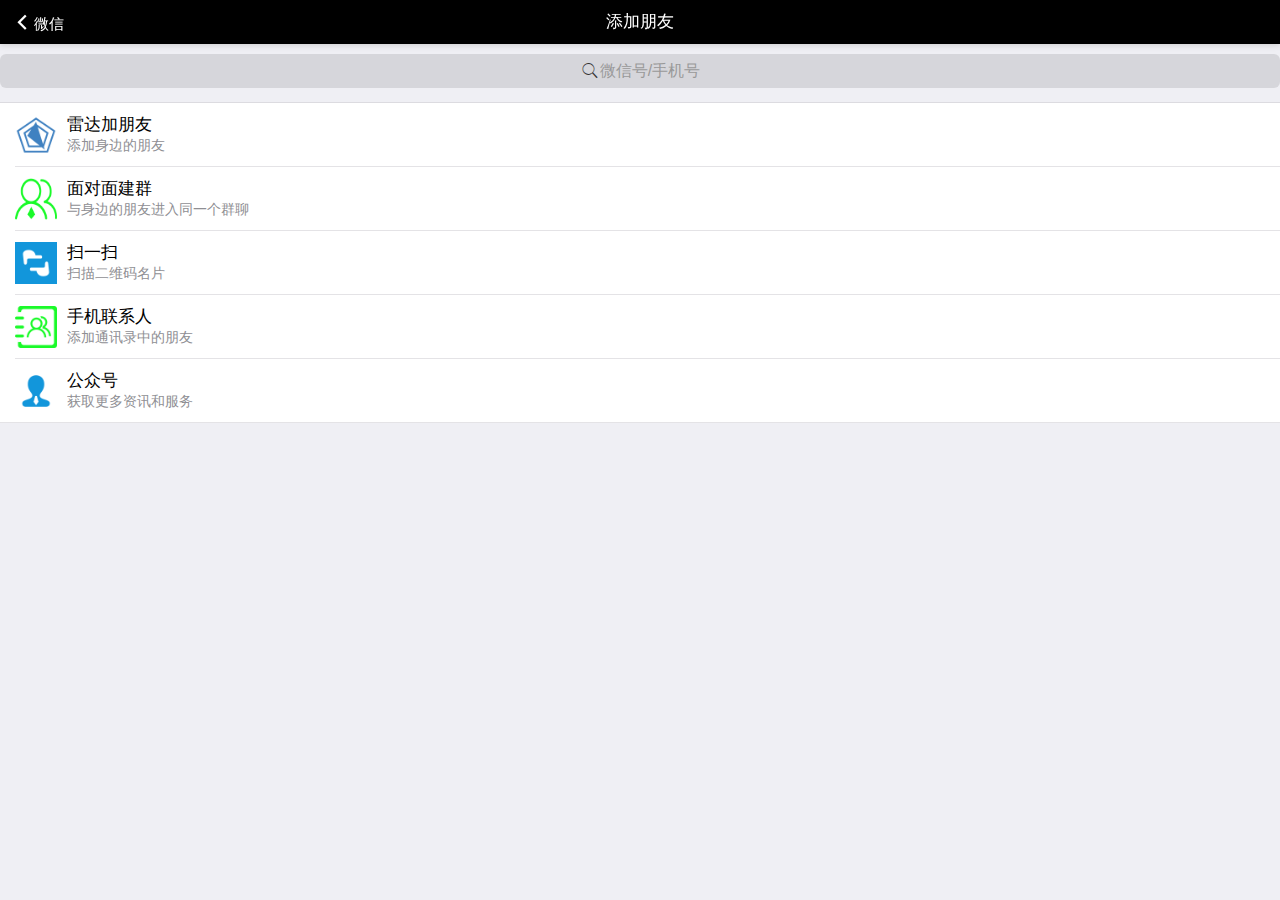
<file: addFriend.html>
<!doctype html>
<html lang="en">
<head>
    <meta charset="UTF-8" />
    <title>Document</title>
    <meta name="viewport" content="width=device-width,initial-scale=1,minimum-scale=1,maximum-scale=1,user-scalable=no" />
    <link rel="stylesheet" type="text/css" href="css/mui.css"/>
    <link href="css/index.css" rel="stylesheet"/>
</head>
<body>
    <header class="mui-bar mui-bar-nav myHeader">
		    <a class="mui-action-back mui-icon mui-icon-left-nav mui-pull-left" style="color: white;"><span style="font-size: 15px;">微信</span></a>
		    <h1 class="mui-title" style="color: white;">添加朋友</h1>
	</header>
	<div class="mui-content">
		<div class="mui-input-row mui-search" style="margin-top: 10px;">
		    <input type="search" class="mui-input-clear" placeholder="微信号/手机号">
		</div>
		<ul class="mui-table-view">
		    <li class="mui-table-view-cell mui-media">
		        <a href="javascript:;">
		            <img class="mui-media-object mui-pull-left" src="img/ld.png">
		            <div class="mui-media-body">
		                雷达加朋友
		                <p class="mui-ellipsis">添加身边的朋友</p>
		            </div>
		        </a>
		    </li>
		    <li class="mui-table-view-cell mui-media">
		        <a href="javascript:;">
		            <img class="mui-media-object mui-pull-left" src="img/mdm.png">
		            <div class="mui-media-body">
		                面对面建群
		                <p class="mui-ellipsis">与身边的朋友进入同一个群聊</p>
		            </div>
		        </a>
		    </li>
		    <li class="mui-table-view-cell mui-media">
		        <a href="javascript:;">
		            <img class="mui-media-object mui-pull-left" src="img/sao.png">
		            <div class="mui-media-body">
		                扫一扫
		                <p class="mui-ellipsis">扫描二维码名片</p>
		            </div>
		        </a>
		    </li>
		    <li class="mui-table-view-cell mui-media" id="contact">
		        <a href="javascript:;">
		            <img class="mui-media-object mui-pull-left" src="img/lxr.png">
		            <div class="mui-media-body">
		                手机联系人
		                <p class="mui-ellipsis">添加通讯录中的朋友</p>
		            </div>
		        </a>
		    </li>
		    <li class="mui-table-view-cell mui-media">
		        <a href="javascript:;">
		            <img class="mui-media-object mui-pull-left" src="img/gzh.png">
		            <div class="mui-media-body">
		                公众号
		                <p class="mui-ellipsis">获取更多资讯和服务</p>
		            </div>
		        </a>
		    </li>
		</ul>
	</div>
	
	
    <script src="js/mui.js" type="text/javascript" charset="utf-8"></script>
    <script src="js/jquery.min.js"></script>
    <script type="text/javascript">
    mui.init();
    $('#contact').on('tap',function(){
	  	      	 mui.openWindow({
	  	      	 	url:'contacts.html',
	  	      	 	id:'contacts.html',
	  	      	 	style:{},
	  	      	 	show:{
	  	      	 		autoShow:true,  
	  	      	 		aniShow:'slide-in-right',
	  	      	 		duration:100 
	  	      	 	}
	  	      	 })
	  	    });
    </script>
</body>
</html>
</file>
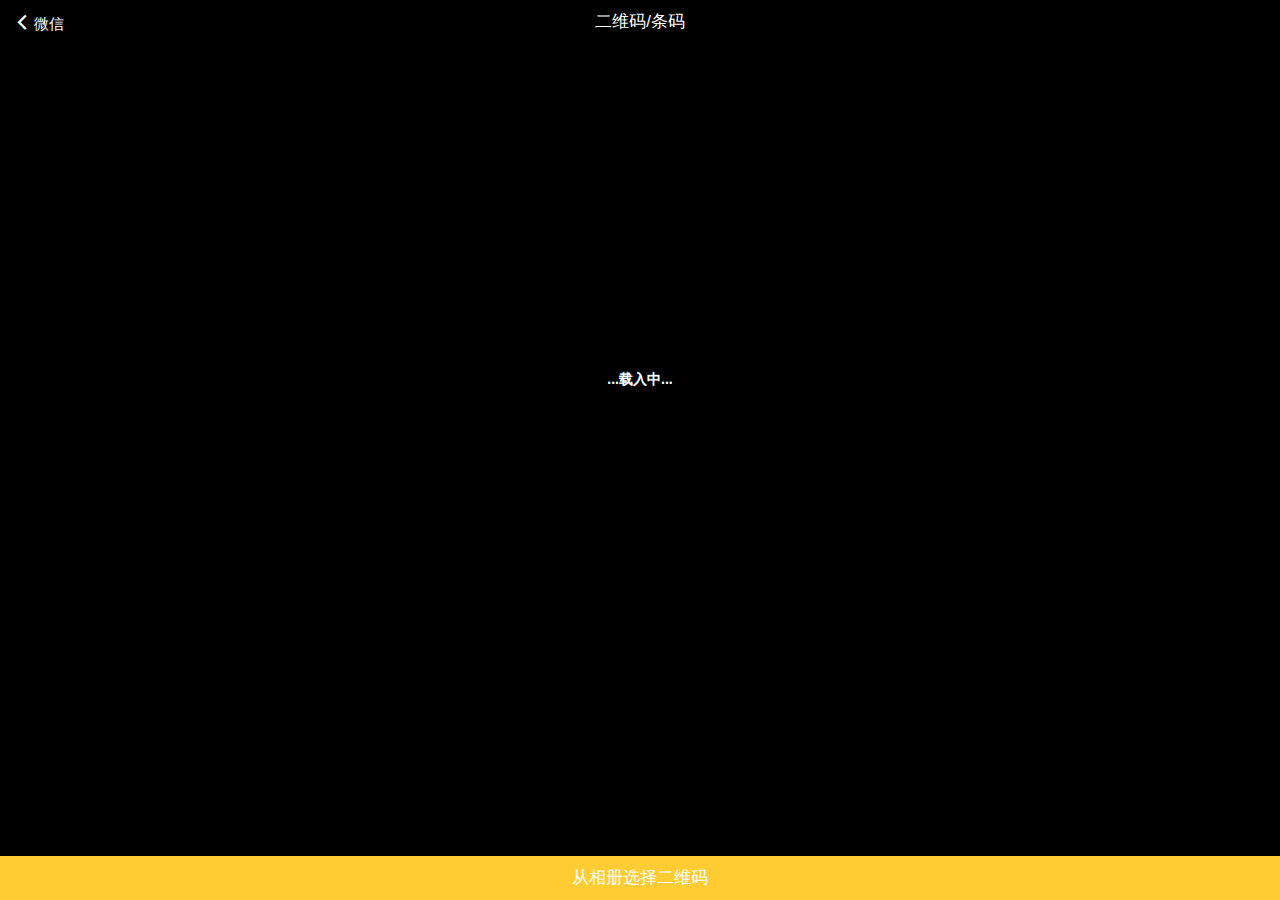
<file: barcode.html>
<!DOCTYPE html>
<html>
	<head>
		<meta charset="utf-8"/>
		<meta name="viewport" content="initial-scale=1.0, maximum-scale=1.0, user-scalable=no"/>
		<meta name="HandheldFriendly" content="true"/>
		<meta name="MobileOptimized" content="320"/>
		<title></title>
		<script src="js/mui.min.js"></script>
    <link href="css/mui.min.css" rel="stylesheet"/>
    <link href="css/index.css" rel="stylesheet"/>
    
    
		<script type="text/javascript">
var ws=null,wo=null;
var scan=null,domready=false;
// H5 plus事件处理
function plusReady(){
	if(ws||!window.plus||!domready){
		return;
	}
	// 获取窗口对象
	ws=plus.webview.currentWebview();
	wo=ws.opener();
	// 开始扫描
	ws.addEventListener('show', function(){
		scan=new plus.barcode.Barcode('bcid');
	    scan.onmarked=onmarked;
	    scan.start({conserve:true,filename:'_doc/barcode/'});
	}, false);
	// 显示页面并关闭等待框
    ws.show('pop-in');
}
if(window.plus){
	plusReady();
}else{
	document.addEventListener('plusready', plusReady, false);
}
// 监听DOMContentLoaded事件
document.addEventListener('DOMContentLoaded', function(){
	domready=true;
	plusReady();
}, false);
// 二维码扫描成功
function onmarked(type, result, file){
    switch(type){
    	case plus.barcode.QR:
    	type = 'QR';
    	break;
    	case plus.barcode.EAN13:
    	type = 'EAN13';
    	break;
    	case plus.barcode.EAN8:
    	type = 'EAN8';
    	break;
    	default:
    	type = '其它'+type;
    	break;
    }
    result = result.replace(/\n/g, '');
    alert(type+result +file)
}
// 从相册中选择二维码图片 
function scanPicture(){
    plus.gallery.pick(function(path){
	    plus.barcode.scan(path,onmarked,function(error){
			plus.nativeUI.alert('无法识别此图片');
		});
    }, function(err){
        plus.nativeUI.alert('Failed: '+err.message);
    });
}
		</script>
		
		<style type="text/css">
#bcid {
	width: 100%;
	position: absolute;
	top: 44px;
	bottom: 44px;
	text-align: center;
}
.tip {
	color: #FFFFFF;
	font-weight: bold;
	text-shadow: 0px -1px #103E5C;
}
footer {
	width: 100%;
	height: 44px;
	position: absolute;
	bottom: 0px;
	line-height: 44px;
	text-align: center;
	color: #FFF;
}
.fbt {
	width: 100%;
	height: 100%;
	background-color: #FFCC33;
}
.fbt:active {
  	-webkit-box-shadow: inset 0 3px 5px rgba(0, 0, 0, 0.5);
	box-shadow: inset 0 3px 5px rgba(0, 0, 0, 0.5);
}
		</style>
	</head>
	<body style="background-color: #000000;">
		<header class="mui-bar mui-bar-nav myHeader" style="box-shadow: none;">
		    <a class="mui-action-back mui-icon mui-icon-left-nav mui-pull-left" style="color: white;"><span style="font-size: 15px;">微信</span></a>
		    <h1 class="mui-title" style="color: white;">二维码/条码</h1>
	</header>
		<div id="bcid">
			<div style="height:40%"></div>
			<p class="tip">...载入中...</p>
		</div>
		<footer>
			<div class="fbt" onclick="scanPicture()">从相册选择二维码</div>
		</footer>
	</body>
	<script>
		mui.init();
    </script>
</html>
</file>
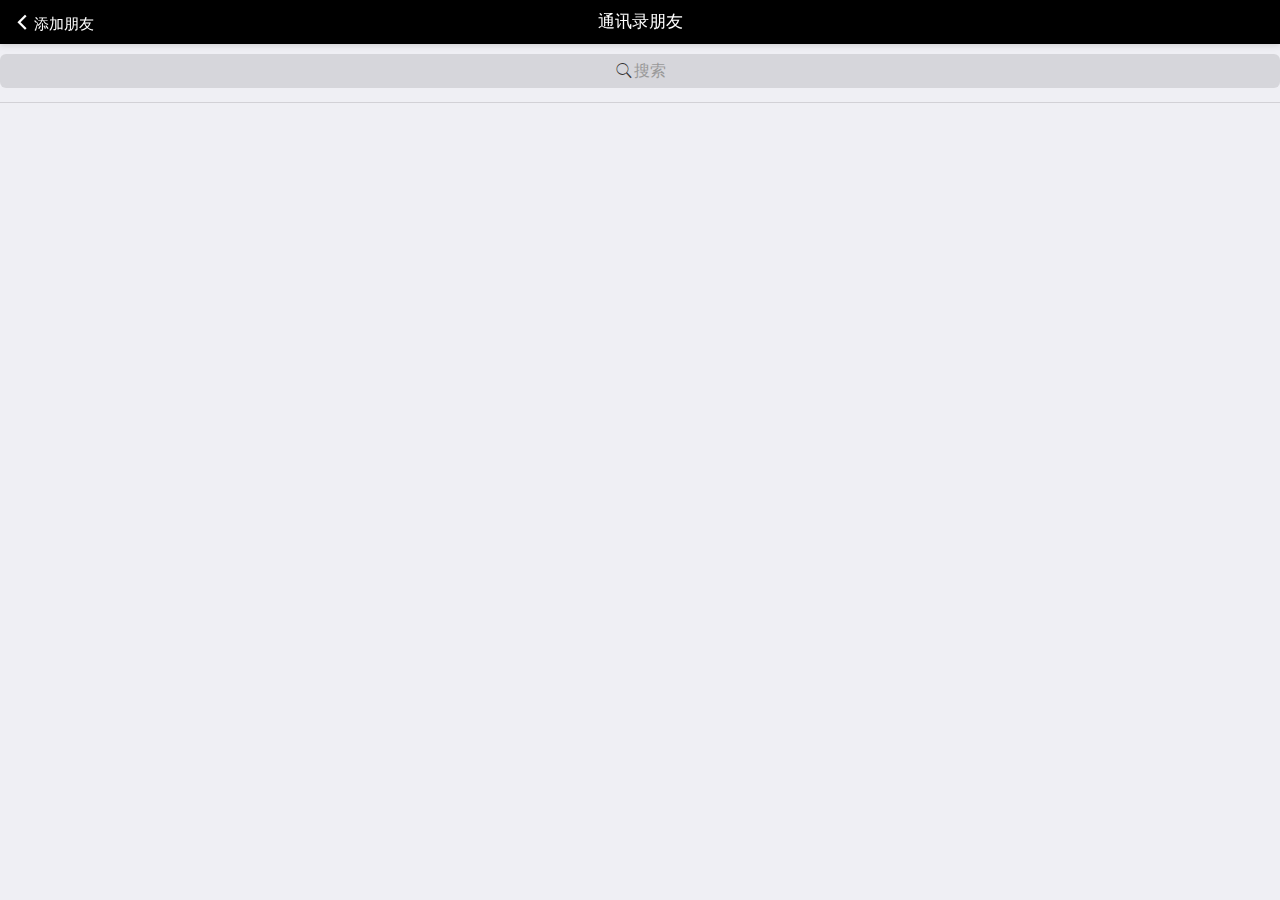
<file: contacts.html>
<!doctype html>
<html lang="en">
<head>
    <meta charset="UTF-8" />
    <title>Document</title>
    <meta name="viewport" content="width=device-width,initial-scale=1,minimum-scale=1,maximum-scale=1,user-scalable=no" />
    <link rel="stylesheet" type="text/css" href="css/mui.css"/>
    <link href="css/index.css" rel="stylesheet"/>
</head>
<body>
    <header class="mui-bar mui-bar-nav myHeader">
		    <a class="mui-action-back mui-icon mui-icon-left-nav mui-pull-left" style="color: white;"><span style="font-size: 15px;">添加朋友</span></a>
		    <h1 class="mui-title" style="color: white;">通讯录朋友</h1>
	</header>
	<div class="mui-content">
		<div class="mui-input-row mui-search" style="margin-top: 10px;">
		    <input type="search" id="mySearch" class="mui-input-clear" placeholder="搜索">
		</div>
		<ul class="mui-table-view myContacts"></ul>
	</div>
    <script src="js/mui.js" type="text/javascript" charset="utf-8"></script>
    <script src="js/jquery.min.js"></script>
    <script type="text/javascript">
    	mui.init();
		mui.plusReady(function() {
			plus.contacts.getAddressBook(plus.contacts.ADDRESSBOOK_PHONE, function(addressbook) {
				addressbook.find(["displayName", "phoneNumbers"], function(contacts) {
					for(var i = 0; i < contacts.length; i++) {
						$('.myContacts').append('<li class="mui-table-view-cell" title='+contacts[i].phoneNumbers[0].value+'><a class="mui-navigate-right">'+contacts[i].displayName+contacts[i].phoneNumbers[0].value+'</a></li>');
					}
				}, function() {
					alert("error");
				});
			}, function(e) {
				alert("Get address book failed: " + e.message);
			});
			/*mui('.myContacts').on('tab','.mui-table-view-cell',function(){
				$('#mySearch').val(this.getAttribute('title'));
				console.log(this.getAttribute('title'));
			})*/
		});
    </script>
</body>
</html>
</file>
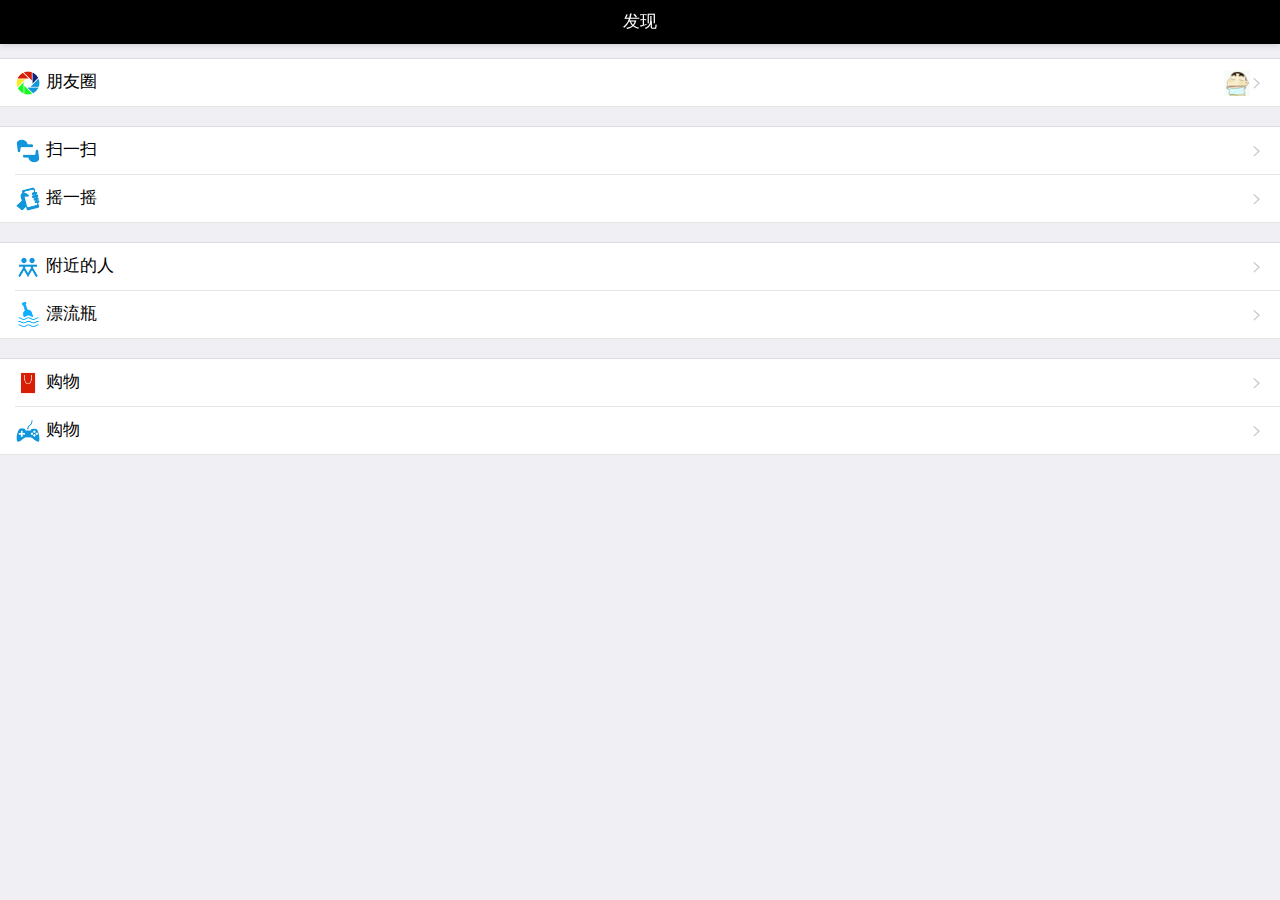
<file: find.html>
<!doctype html>
<html lang="en">
<head>
    <meta charset="UTF-8" />
    <title>Document</title>
    <meta name="viewport" content="width=device-width,initial-scale=1,minimum-scale=1,maximum-scale=1,user-scalable=no" />
    <link rel="stylesheet" type="text/css" href="css/mui.css"/>
    <link href="css/index.css" rel="stylesheet"/>
	<style>
		.mui-content img{
			vertical-align: middle;
			width: 26px;
			height: 26px;
		}
		.py{
			float: right;
			display: inline-block;
			width: 26px;
			height: 26px;
			background: url(img/1.jpg) no-repeat center;
			background-size: 26px;
			margin-right: 15px;
		}
	</style>
</head>
<body>
	<header class="mui-bar mui-bar-nav myHeader">
	    <h1 class="mui-title myTitle">发现</h1>
	</header>
	<div class="mui-content">
		<ul class="mui-table-view">
	        <li class="mui-table-view-cell">
	            <a class="mui-navigate-right"><img src="img/py.png"> 朋友圈 <span class="py"></span></a>
	        </li>
	    </ul>
	    <ul class="mui-table-view" style="margin-top: 20px;">
	            <li class="mui-table-view-cell">
	            	<a class="mui-navigate-right"><img src="img/sys.png"> 扫一扫</a>
	            </li>
	            <li class="mui-table-view-cell" id="shake">
	            	<a class="mui-navigate-right"><img src="img/yyy.png"> 摇一摇</a>
	            </li>
	        </ul>
	        <ul class="mui-table-view" style="margin-top: 20px;">
	            <li class="mui-table-view-cell">
	                <a class="mui-navigate-right"><img src="img/per.png"> 附近的人</a>
	            </li>
	            <li class="mui-table-view-cell">
	            	<a class="mui-navigate-right"><img src="img/plp.png"> 漂流瓶</a>
	            </li>
	        </ul>
	        <ul class="mui-table-view" style="margin-top: 20px;">
	            <li class="mui-table-view-cell">
	            	<a class="mui-navigate-right"><img src="img/shop.png"> 购物</a>
	            </li>
	            <li class="mui-table-view-cell">
	            	<a class="mui-navigate-right"><img src="img/game.png"> 购物</a>
	            </li>
	        </ul>
	</div>
    <script src="js/mui.js" type="text/javascript" charset="utf-8"></script>
    <script src="js/jquery.min.js"></script>
    <script type="text/javascript">
    mui.init();
    $('#shake').on('tap',function(){
	  	      	 mui.openWindow({
	  	      	 	url:'shake.html',
	  	      	 	id:'shake.html',
	  	      	 	style:{},
	  	      	 	show:{
	  	      	 		autoShow:true,  
	  	      	 		aniShow:'slide-in-right',
	  	      	 		duration:100 
	  	      	 	}
	  	      	 })
	  	    });
    </script>
</body>
</html>
</file>
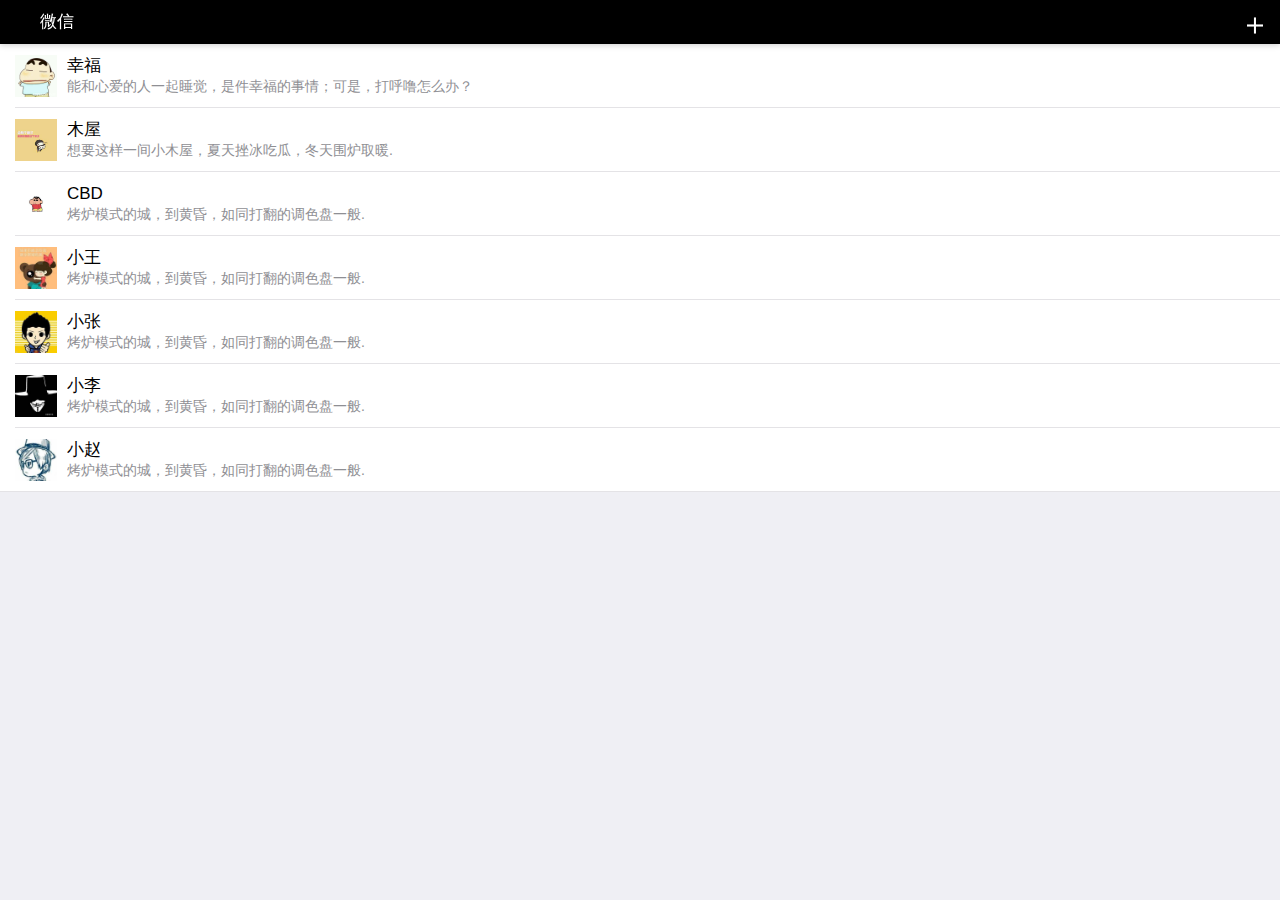
<file: indexPage.html>
<!DOCTYPE html>
<html lang="en">
<head>
    <meta charset="UTF-8" />
    <title>Document</title>
    <meta name="viewport" content="width=device-width,initial-scale=1,minimum-scale=1,maximum-scale=1,user-scalable=no" />
    <link rel="stylesheet" type="text/css" href="css/mui.css"/>
    <link href="css/index.css" rel="stylesheet"/>
    <style>
			#topPopover {
				position: fixed;
				top: 16px;
				right: 6px;
				z-index: 9999;
			}
			#topPopover .mui-popover-arrow {
				left: auto;
				right: 6px;
			}
			.mui-popover {
				height: 200px;
				width: 130px;
			}
		</style>
</head>
<body>
	<header class="mui-bar mui-bar-nav myHeader">
		<a id="menu" class="mui-action-menu mui-icon mui-icon-plusempty mui-pull-right" href="#topPopover" style="color: white;font-size: 30px;font-weight: bold;"></a>
	    <h1 class="mui-title myTitle" style="text-align: left;">微信</h1>
	</header>
    <div id="refreshContainer" class="mui-content mui-scroll-wrapper">
		<div class="mui-scroll">
			<!--数据列表-->
			<ul class="mui-table-view mui-table-view-chevron myContent">
				<li class="mui-table-view-cell mui-media" title="幸福">
					<a href="javascript:;">
						<img class="mui-media-object mui-pull-left" src="img/1.jpg">
						<div class="mui-media-body">
							幸福
							<p class="mui-ellipsis">能和心爱的人一起睡觉，是件幸福的事情；可是，打呼噜怎么办？</p>
						</div>
					</a>
				</li>
				<li class="mui-table-view-cell mui-media" title="木屋">
					<a href="javascript:;">
						<img class="mui-media-object mui-pull-left" src="img/2.jpg">
						<div class="mui-media-body">
							木屋
							<p class="mui-ellipsis">想要这样一间小木屋，夏天挫冰吃瓜，冬天围炉取暖.</p>
						</div>
					</a>
				</li>
				<li class="mui-table-view-cell mui-media" title="CBD">
					<a href="javascript:;">
						<img class="mui-media-object mui-pull-left" src="img/3.jpg">
						<div class="mui-media-body">
							CBD
							<p class="mui-ellipsis">烤炉模式的城，到黄昏，如同打翻的调色盘一般.</p>
						</div>
					</a>
				</li>
				<li class="mui-table-view-cell mui-media" title="小王">
					<a href="javascript:;">
						<img class="mui-media-object mui-pull-left" src="img/4.jpg">
						<div class="mui-media-body">
							小王
							<p class="mui-ellipsis">烤炉模式的城，到黄昏，如同打翻的调色盘一般.</p>
						</div>
					</a>
				</li>
				<li class="mui-table-view-cell mui-media" title="小张">
					<a href="javascript:;">
						<img class="mui-media-object mui-pull-left" src="img/5.jpg">
						<div class="mui-media-body">
							小张
							<p class="mui-ellipsis">烤炉模式的城，到黄昏，如同打翻的调色盘一般.</p>
						</div>
					</a>
				</li>
				<li class="mui-table-view-cell mui-media" title="小李">
					<a href="javascript:;">
						<img class="mui-media-object mui-pull-left" src="img/6.jpg">
						<div class="mui-media-body">
							小李
							<p class="mui-ellipsis">烤炉模式的城，到黄昏，如同打翻的调色盘一般.</p>
						</div>
					</a>
				</li>
				<li class="mui-table-view-cell mui-media" title="小赵">
					<a href="javascript:;">
						<img class="mui-media-object mui-pull-left" src="img/7.jpg">
						<div class="mui-media-body">
							小赵
							<p class="mui-ellipsis">烤炉模式的城，到黄昏，如同打翻的调色盘一般.</p>
						</div>
					</a>
				</li>
			</ul>
		</div>
	</div>
	<div id="topPopover" class="mui-popover">
			<div class="mui-popover-arrow"></div>
			<div class="mui-scroll-wrapper">
				<div class="mui-scroll">
					<ul class="mui-table-view">
						<li class="mui-table-view-cell"><a href="#"><i class="mui-icon mui-icon-chatbubble"></i> 发起群聊</a>
						</li>
						<li class="mui-table-view-cell" id="add"><a href="#"><i class="mui-icon mui-icon-personadd"></i> 添加朋友</a>
						</li>
						<li class="mui-table-view-cell" id="barcode"><a href="#"><i class="mui-icon mui-icon-spinner mui-spin"></i> 扫一扫</a>
						</li>
						<li class="mui-table-view-cell"><a href="#"><i class="mui-icon mui-icon-checkmarkempty"></i> 收付款</a>
						</li>
					</ul>
				</div>
			</div>

		</div>
    <script src="js/mui.js" type="text/javascript" charset="utf-8"></script>
    <script src="js/jquery.min.js"></script>
    <script type="text/javascript">
    mui.init({
    	 pullRefresh : {
    container:"#refreshContainer",
    down : {
      contentdown : "下拉可以刷新",
      contentover : "释放立即刷新",
      contentrefresh : "正在刷新...",
      callback :pullfreshDown
    },
    up : {
      contentrefresh : "正在加载...",
      
      callback :pullfreshUp
    }
  }
    });
    function pullfreshDown(){
    	mui.ajax({
    		url:'https://api.douban.com/v2/movie/top250?count=5&start=5',
    		type:'post',
    		dataType:'json',
    		success:function(data){
    			for(var i=0;i<data.subjects.length;i++){
    				$('.myContent').prepend('<li class="mui-table-view-cell mui-media" title="'+data.subjects[i].title+'">'+
		        '<a href="javascript:;"><img class="mui-media-object mui-pull-left" src="'+data.subjects[i].images.small+'">'+
		           '<div class="mui-media-body">'+data.subjects[i].title+'<p class="mui-ellipsis">'+data.subjects[i].directors[0].name+'</p></div></a></li>')
    			}
    			}
    	});
    	mui('#refreshContainer').pullRefresh().endPulldownToRefresh();
    };
    function pullfreshUp(){
    	mui.ajax({
    		url:'https://api.douban.com/v2/movie/in_theaters?count=6&start=20',
    		type:'post',
    		dataType:'json',
    		success:function(res){
    			for(var i=0;i<res.subjects.length;i++){
    				$('.myContent').append('<li class="mui-table-view-cell mui-media" title="'+res.subjects[i].title+'">'+
		        '<a href="javascript:;"><img class="mui-media-object mui-pull-left" src="'+res.subjects[i].images.small+'">'+
		           '<div class="mui-media-body">'+res.subjects[i].title+'<p class="mui-ellipsis">'+res.subjects[i].directors[0].name+'</p></div></a></li>')
    		
    			}
    			}
    	});
    	 this.endPullupToRefresh(true|false);
    };
    $('.myContent').on('tap','.mui-table-view-cell',function(){
	  	      	 mui.openWindow({
	  	      	 	url:'subCharts.html',
	  	      	 	id:'subCharts.html',
	  	      	 	style:{},
	  	      	 	extras:{  
	  	      	 		title:this.getAttribute('title')
	  	      	 	},
	  	      	 	show:{
	  	      	 		autoShow:true,  
	  	      	 		aniShow:'slide-in-right',
	  	      	 		duration:100 
	  	      	 	}
	  	      	 })
	  	    });
	  	    $('#add').on('tap',function(){
	  	      	 mui.openWindow({
	  	      	 	url:'addFriend.html',
	  	      	 	id:'addFriend.html',
	  	      	 	style:{},
	  	      	 	show:{
	  	      	 		autoShow:true,  
	  	      	 		aniShow:'slide-in-right',
	  	      	 		duration:100 
	  	      	 	}
	  	      	 })
	  	    });
	  	    $('#barcode').on('tap',function(){
	  	      	 mui.openWindow({
	  	      	 	url:'barcode.html',
	  	      	 	id:'barcode.html',
	  	      	 	style:{},
	  	      	 	show:{
	  	      	 		autoShow:true,  
	  	      	 		aniShow:'slide-in-right',
	  	      	 		duration:100 
	  	      	 	}
	  	      	 })
	  	    });
    </script>
</body>
</html>
</file>
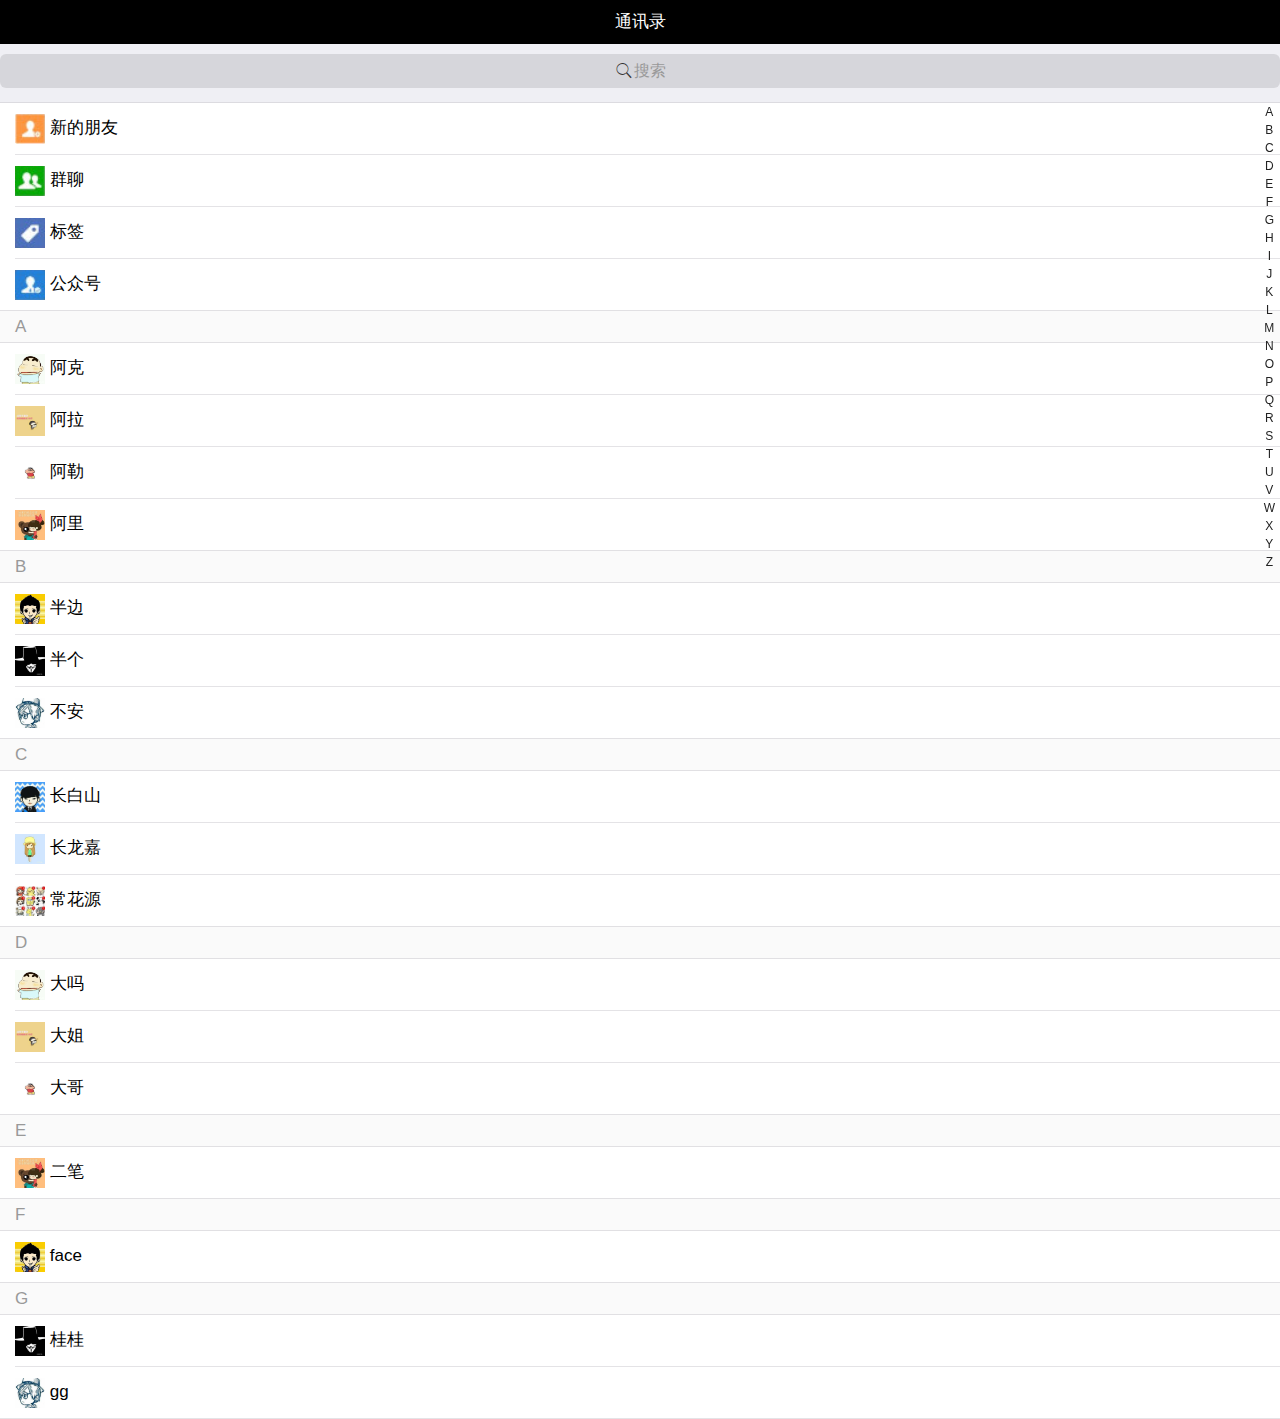
<file: mailList.html>
<html>
	<head>
		<meta charset="utf-8">
		<meta name="viewport" content="width=device-width,initial-scale=1,minimum-scale=1,maximum-scale=1,user-scalable=no">
		<title></title>
		<link href="css/mui.min.css" rel="stylesheet">
		<link href="css/index.css" rel="stylesheet"/>
		<style>
			.mui-bar {
				-webkit-box-shadow: none;
				box-shadow: none;
			}
			.myList img{
				vertical-align:middle;
				width: 30px;
				height: 30px;
			}
			.list-bar{
				position: fixed;
				right: 5px;
				z-index: 999;
			}
			.list-bar a{
				text-align: center;
				display: block;
				font-size: 12px;
				line-height: 18px;
				color: #222222;
			}
		</style>
	</head>
	<body>
		<header class="mui-bar mui-bar-nav myHeader">
	    <h1 class="mui-title myTitle">通讯录</h1>
	</header>
		<div class="mui-content">
			<div id="list">
				<div class="mui-input-row mui-search" style="margin-top: 10px;">
					<input type="search" class="mui-input-clear" placeholder="">
					<span class="mui-icon mui-icon-clear mui-hidden"></span>
					<span class="mui-placeholder"><span class="mui-icon mui-icon-search"></span><span>搜索</span></span>
				</div>
				<div class="list-bar">
					<a href="#A">A</a>
					<a href="#B">B</a>
					<a href="#C">C</a>
					<a href="#D">D</a>
					<a href="#E">E</a>
					<a href="#F">F</a>
					<a href="#G">G</a>
					<a>H</a>
					<a>I</a>
					<a>J</a>
					<a>K</a>
					<a>L</a>
					<a>M</a>
					<a>N</a>
					<a>O</a>
					<a>P</a>
					<a>Q</a>
					<a>R</a>
					<a>S</a>
					<a>T</a>
					<a>U</a>
					<a>V</a>
					<a>W</a>
					<a>X</a>
					<a>Y</a>
					<a>Z</a>
				</div>
				<div class="list-inner">
					<ul class="mui-table-view myList">
						<li class="mui-table-view-cell" title="新的朋友"><img src='img/icon1.jpg'> 新的朋友</li>
						<li class="mui-table-view-cell" title="群聊"><img src="img/icon2.jpg"> 群聊</li>
						<li class="mui-table-view-cell" title="标签"><img src="img/icon3.jpg"> 标签</li>
						<li class="mui-table-view-cell" title="公众号"><img src="img/icon4.jpg"> 公众号</li>
						<li id="A" class="mui-table-view-divider">A</li>
						<li class="mui-table-view-cell" title="阿克"><img src='img/1.jpg'> 阿克</li>
						<li class="mui-table-view-cell" title="阿拉"><img src='img/2.jpg'> 阿拉</li>
						<li class="mui-table-view-cell" title="阿勒"><img src='img/3.jpg'> 阿勒</li>
						<li class="mui-table-view-cell" title="阿里"><img src='img/4.jpg'> 阿里</li>
						<li id="B" class="mui-table-view-divider">B</li>
						<li class="mui-table-view-cell" title="半边"><img src='img/5.jpg'> 半边</li>
						<li class="mui-table-view-cell" title="半个"><img src='img/6.jpg'> 半个</li>
						<li class="mui-table-view-cell" title="不安"><img src='img/7.jpg'> 不安</li>
						<li id="C" class="mui-table-view-divider">C</li>
						<li class="mui-table-view-cell" title="长白山"><img src='img/8.jpg'> 长白山</li>
						<li class="mui-table-view-cell" title="长龙嘉"><img src='img/9.jpg'> 长龙嘉</li>
						<li class="mui-table-view-cell" title="常花源"><img src='img/10.jpg'> 常花源</li>
						<li id="D" class="mui-table-view-divider">D</li>
						<li class="mui-table-view-cell" title="大吗"><img src='img/1.jpg'> 大吗</li>
						<li class="mui-table-view-cell" title="大姐"><img src='img/2.jpg'> 大姐</li>
						<li class="mui-table-view-cell" title="大哥"><img src='img/3.jpg'> 大哥</li>
						<li id="E" class="mui-table-view-divider">E</li>
						<li class="mui-table-view-cell" title="二笔"><img src='img/4.jpg'> 二笔</li>
						<li id="F" class="mui-table-view-divider">F</li>
						<li class="mui-table-view-cell" title="face"><img src='img/5.jpg'> face</li>
						<li id="G" class="mui-table-view-divider">G</li>
						<li class="mui-table-view-cell" title="桂桂"><img src='img/6.jpg'> 桂桂</li>
						<li class="mui-table-view-cell" title="gg"><img src='img/7.jpg'> gg</li>				
					</ul>
				</div>
			</div>
		</div>
		<script src="js/mui.min.js"></script>
		<script type="text/javascript" charset="utf-8">
			mui.init();
			mui.ready(function() {
				mui('.mui-table-view').on('tap','.mui-table-view-cell',function(){
	  	      	 mui.openWindow({
	  	      	 	url:'subCharts.html',
	  	      	 	id:'subCharts.html',
	  	      	 	style:{},
	  	      	 	extras:{  
	  	      	 		title:this.getAttribute('title')
	  	      	 	},
	  	      	 	show:{
	  	      	 		autoShow:true,  
	  	      	 		aniShow:'slide-in-right',
	  	      	 		duration:100 
	  	      	 	}
	  	      	 })
	  	    }) 
			});
		</script>
</body>
</html>
</file>
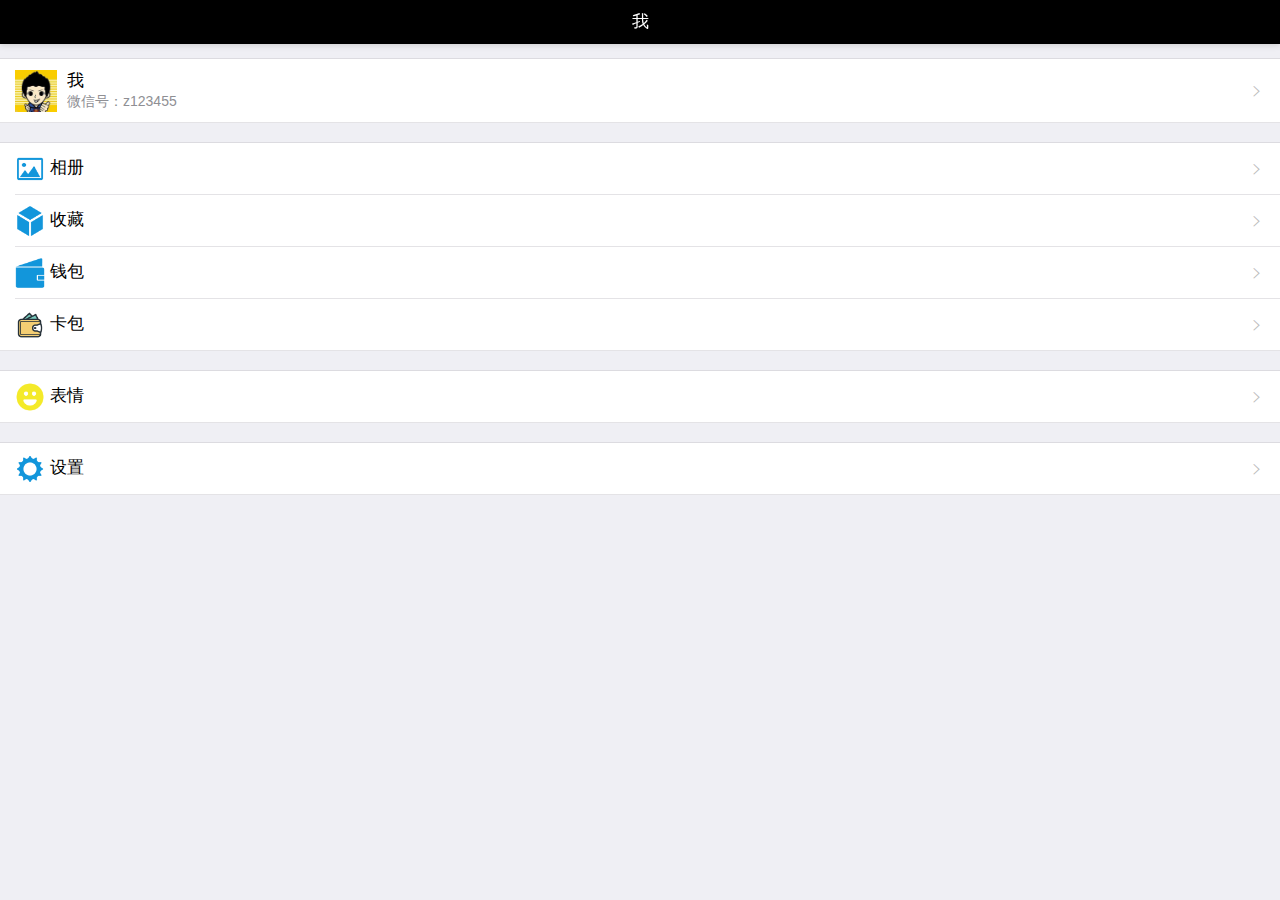
<file: myInfo.html>
<!doctype html>
<html lang="en">
<head>
    <meta charset="UTF-8" />
    <title>Document</title>
    <meta name="viewport" content="width=device-width,initial-scale=1,minimum-scale=1,maximum-scale=1,user-scalable=no" />
    <link rel="stylesheet" type="text/css" href="css/mui.css"/>
    <link href="css/index.css" rel="stylesheet"/>
	<style>
		.myList img{
				vertical-align:middle;
				width: 30px;
				height: 30px;
			}
	</style>
</head>
<body>
	<header class="mui-bar mui-bar-nav myHeader">
	    <h1 class="mui-title myTitle">我</h1>
	</header>
    <div class="mui-content">
    <ul class="mui-table-view">
        <li class="mui-table-view-cell mui-media">
            <a href="javascript:;" class="mui-navigate-right">
                <img class="mui-media-object mui-pull-left" src="img/5.jpg">
                <div class="mui-media-body">
                   我
                    <p class="mui-ellipsis">微信号：z123455</p>
                </div>
            </a>
        </li>
    </ul>
    <ul class="mui-table-view myList" style="margin-top: 20px;">
        <li class="mui-table-view-cell">
            <a class="mui-navigate-right"><img src="img/photo.png"> 相册</a>
        </li>
        <li class="mui-table-view-cell">
            <a class="mui-navigate-right"><img src="img/box.png"> 收藏</a>
        </li>
        <li class="mui-table-view-cell myMoney">
            <a class="mui-navigate-right"><img src="img/money.png"> 钱包</a>
        </li>
        <li class="mui-table-view-cell">
            <a class="mui-navigate-right"><img src="img/bag.png"> 卡包</a>
        </li>
    </ul>
    <ul class="mui-table-view myList" style="margin-top: 20px;">
        <li class="mui-table-view-cell">
            <a class="mui-navigate-right"><img src="img/face.png"> 表情</a>
        </li>
    </ul>
    <ul class="mui-table-view myList" style="margin-top: 20px;">
        <li class="mui-table-view-cell mySet">
            <a class="mui-navigate-right"><img src="img/set.png"> 设置</a>
        </li>
    </ul>
    </div>
    <script src="js/mui.js" type="text/javascript" charset="utf-8"></script>
    <script src="js/jquery.min.js"></script>
    <script type="text/javascript">
    mui.init();
    $('.myMoney').on('tap',function(){
	  	      	 mui.openWindow({
	  	      	 	url:'wallet.html',
	  	      	 	id:'wallet.html',
	  	      	 	style:{},
	  	      	 	show:{
	  	      	 		autoShow:true,  
	  	      	 		aniShow:'slide-in-right',
	  	      	 		duration:100 
	  	      	 	}
	  	      	 })
	  	    });
	  	    $('.mySet').on('tap',function(){
	  	      	 mui.openWindow({
	  	      	 	url:'set.html',
	  	      	 	id:'set.html',
	  	      	 	style:{},
	  	      	 	show:{
	  	      	 		autoShow:true,  
	  	      	 		aniShow:'slide-in-right',
	  	      	 		duration:100 
	  	      	 	}
	  	      	 })
	  	    });
    </script>
</body>
</html>
</file>
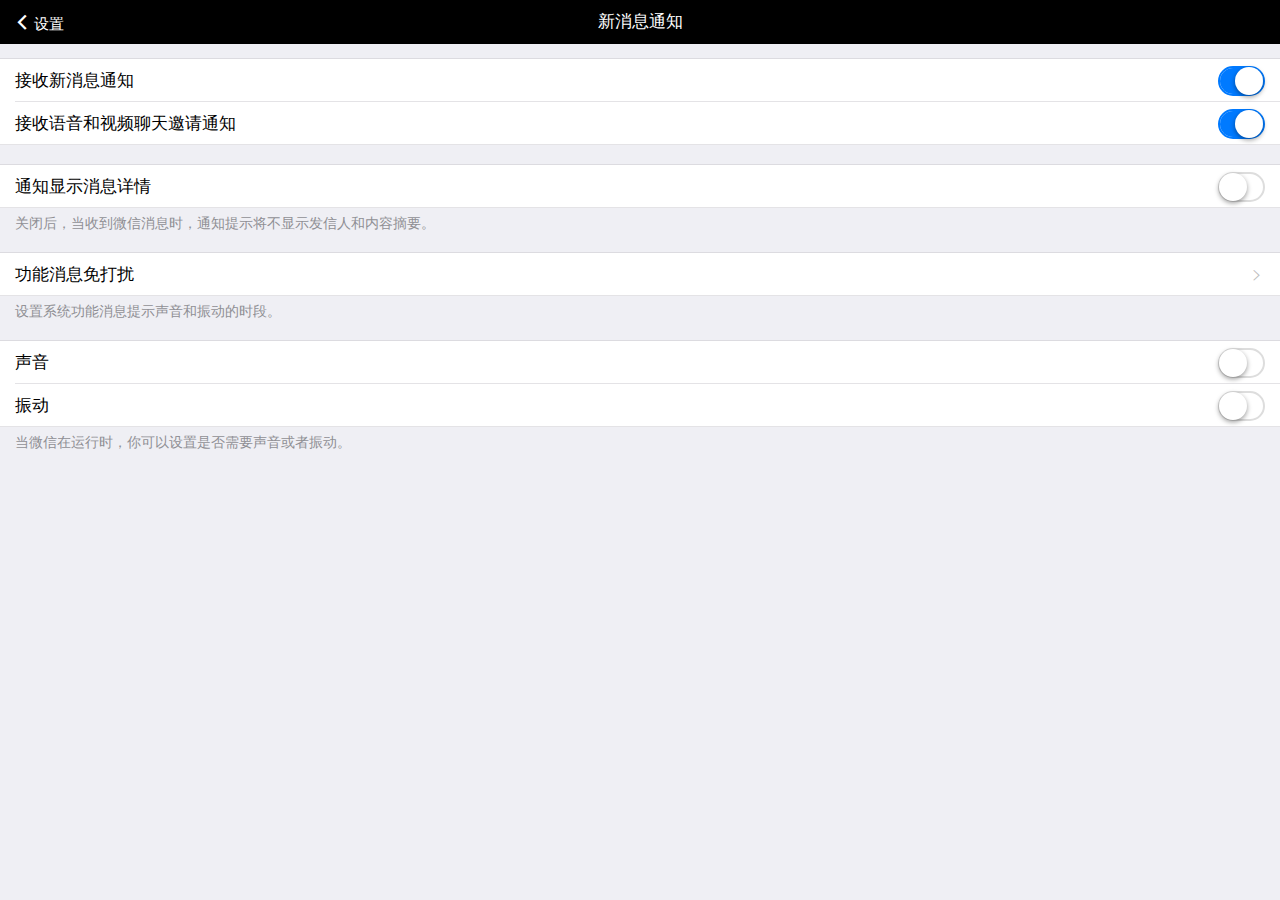
<file: notice.html>
<!doctype html>
<html lang="en">
<head>
    <meta charset="UTF-8" />
    <title>Document</title>
    <meta name="viewport" content="width=device-width,initial-scale=1,minimum-scale=1,maximum-scale=1,user-scalable=no" />
    <link rel="stylesheet" type="text/css" href="css/mui.css"/>
    <link rel="stylesheet" type="text/css" href="css/index.css" />
    <style>
    	.title{
    		height: 20px;
    		line-height: 20px;
    		padding-left: 15px;
    	}
    </style>
</head>
<body>
    <header class="mui-bar mui-bar-nav myHeader" style="box-shadow: none;">
        <a class="mui-action-back mui-icon mui-icon-left-nav mui-pull-left" style="color: white;"><span style="font-size: 15px;">设置</span></a>
        <h1 class="mui-title myTitle">新消息通知</h1>
    </header>
    <div class="mui-content">
    	<ul class="mui-table-view">
    	        <li class="mui-table-view-cell">
    	        	<span>接收新消息通知</span>
					<div class="mui-switch mui-switch-mini mui-active mui-switch-blue">
					  <div class="mui-switch-handle"></div>
					</div>
    	        </li>
    	        <li class="mui-table-view-cell">
    	        	<span>接收语音和视频聊天邀请通知</span>
					<div class="mui-switch mui-switch-mini mui-active mui-switch-blue">
					  <div class="mui-switch-handle"></div>
					</div>
    	        </li>
    	    </ul>
    	    <ul class="mui-table-view" style="margin-top: 20px;">
    	        <li class="mui-table-view-cell">
    	        	<span>通知显示消息详情</span>
					<div class="mui-switch mui-switch-mini mui-switch-blue">
					  <div class="mui-switch-handle"></div>
					</div>
    	        </li>
    	    </ul>
    	    <h5 class="title">关闭后，当收到微信消息时，通知提示将不显示发信人和内容摘要。</h5>
    	    <ul class="mui-table-view" style="margin-top: 20px;">
    	        <li class="mui-table-view-cell">
    	        	 <a class="mui-navigate-right">
    	                功能消息免打扰
    	           </a>
    	        </li>
    	    </ul>
    	    <h5 class="title">设置系统功能消息提示声音和振动的时段。</h5>
    	    <ul class="mui-table-view" style="margin-top: 20px;">
    	        <li class="mui-table-view-cell">
    	        	<span>声音</span>
					<div class="mui-switch mui-switch-mini mui-switch-blue">
					  <div class="mui-switch-handle"></div>
					</div>
    	        </li>
    	        <li class="mui-table-view-cell">
    	        	<span>振动</span>
					<div class="mui-switch mui-switch-mini mui-switch-blue">
					  <div class="mui-switch-handle"></div>
					</div>
    	        </li>
    	    </ul>
    	    <h5 class="title">当微信在运行时，你可以设置是否需要声音或者振动。</h5>
    </div>
    <script src="js/mui.js" type="text/javascript" charset="utf-8"></script>
    <script type="text/javascript">
    mui.init()
    </script>
</body>
</html>
</file>
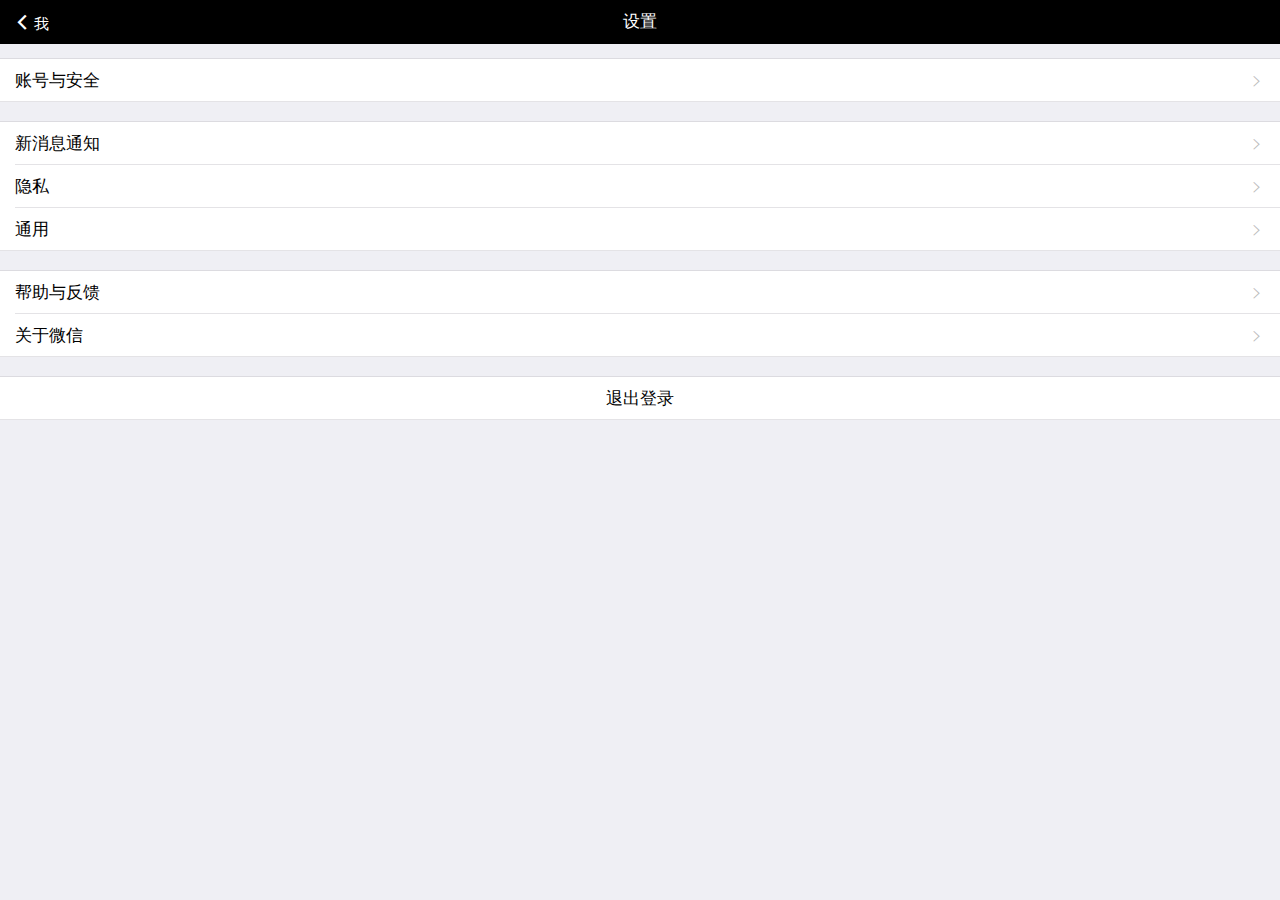
<file: set.html>
<!doctype html>
<html lang="en">
<head>
    <meta charset="UTF-8" />
    <title>Document</title>
    <meta name="viewport" content="width=device-width,initial-scale=1,minimum-scale=1,maximum-scale=1,user-scalable=no" />
    <link rel="stylesheet" type="text/css" href="css/mui.css"/>
    <link rel="stylesheet" type="text/css" href="css/index.css" />
</head>
<body>
    <header class="mui-bar mui-bar-nav myHeader" style="box-shadow: none;">
        <a class="mui-action-back mui-icon mui-icon-left-nav mui-pull-left" style="color: white;"><span style="font-size: 15px;">我</span></a>
        <h1 class="mui-title myTitle">设置</h1>
    </header>
    <div class="mui-content">
    	<ul class="mui-table-view">
    	        <li class="mui-table-view-cell">
    	            <a class="mui-navigate-right">
    	                账号与安全
    	            </a>
    	        </li>
    	    </ul>
    	    <ul class="mui-table-view" style="margin-top: 20px;">
    	        <li class="mui-table-view-cell">
    	            <a class="mui-navigate-right notice">
    	                新消息通知
    	            </a>
    	        </li>
    	        <li class="mui-table-view-cell">
    	            <a class="mui-navigate-right">
    	                隐私
    	            </a>
    	        </li>
    	        <li class="mui-table-view-cell">
    	            <a class="mui-navigate-right">
    	                通用
    	            </a>
    	        </li>
    	    </ul>
    	    <ul class="mui-table-view" style="margin-top: 20px;">
    	        <li class="mui-table-view-cell">
    	            <a class="mui-navigate-right">
    	                帮助与反馈
    	            </a>
    	        </li>
    	        <li class="mui-table-view-cell">
    	            <a class="mui-navigate-right">
    	                关于微信
    	            </a>
    	        </li>
    	    </ul>
    	    <ul class="mui-table-view" style="margin-top: 20px;">
    	        <li class="mui-table-view-cell">
    	            <a class="mui-navigate" style="text-align: center;">
    	                退出登录
    	            </a>
    	        </li>
    	    </ul>
    </div>
    <script src="js/mui.js" type="text/javascript" charset="utf-8"></script>
    <script src="js/jquery.min.js"></script>
    <script type="text/javascript">
    mui.init();
    $('.notice').on('tap',function(){
	  	      	 mui.openWindow({
	  	      	 	url:'notice.html',
	  	      	 	id:'notice.html',
	  	      	 	style:{},
	  	      	 	show:{
	  	      	 		autoShow:true,  
	  	      	 		aniShow:'slide-in-right',
	  	      	 		duration:100 
	  	      	 	}
	  	      	 })
	  	    });
    </script>
</body>
</html>
</file>
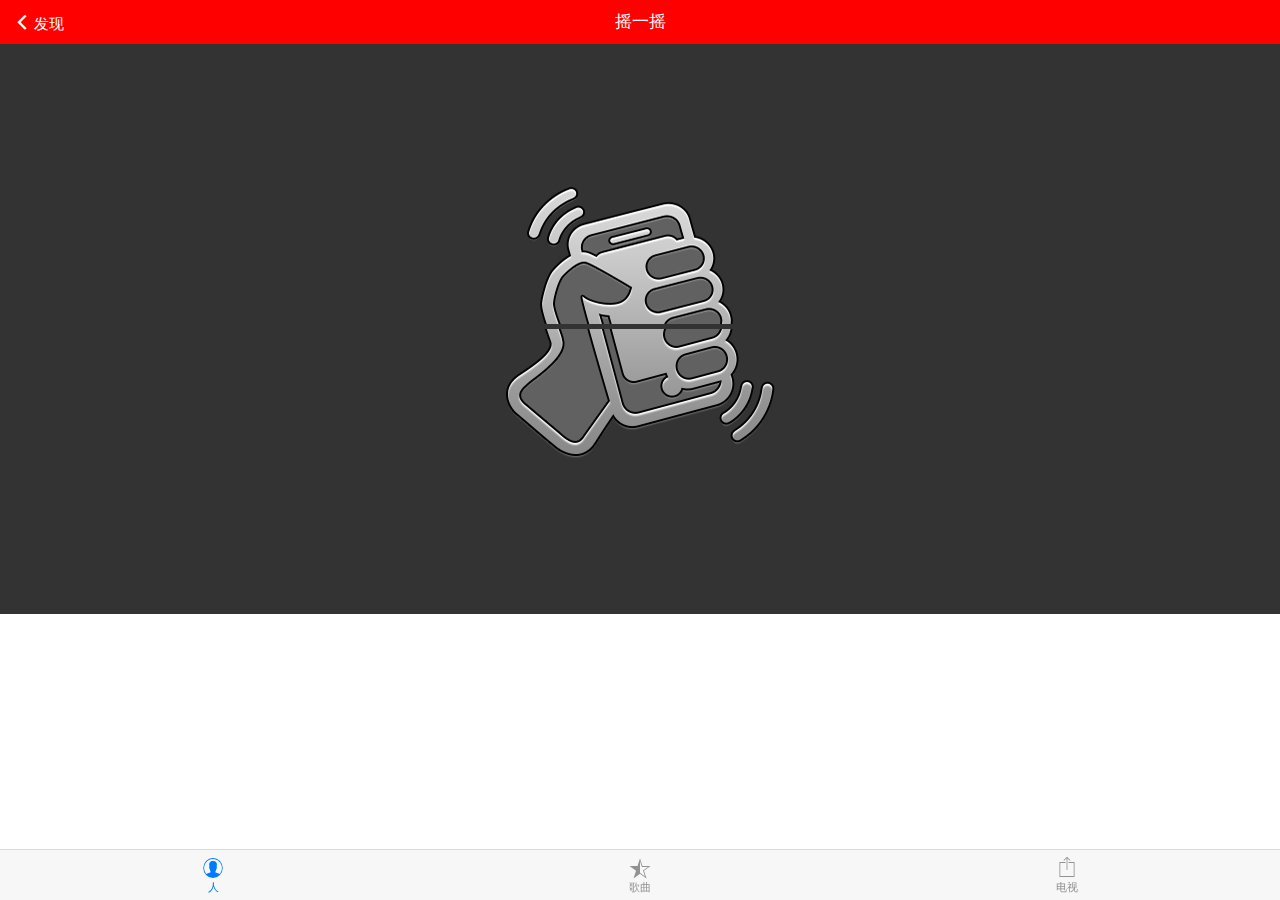
<file: shake.html>
<!DOCTYPE html>
<html>
	<head>
		<meta charset="utf-8"/>
		<meta name="viewport" content="initial-scale=1.0, maximum-scale=1.0, user-scalable=no"/>
		<meta name="HandheldFriendly" content="true"/>
		<meta name="MobileOptimized" content="320"/>
		<title></title>
		<script src="js/mui.min.js"></script>
    <link href="css/mui.min.css" rel="stylesheet"/>
		<script type="text/javascript">
			
var p=null;
var iLast=2,MAX=20;
var up=null,down=null,offset=50;
var t=null;
// H5 plus事件处理
function plusReady(){
	// 锁定只能竖屏显示
	plus.screen.lockOrientation('portrait-primary');
	// 监听加速度
	plus.accelerometer.watchAcceleration(function(a){
		if(!up){
			return;
		}
		if(!p && ( Math.abs(a.xAxis)+Math.abs(a.yAxis)+Math.abs(a.zAxis) > MAX )){
			// Play audio
			p = plus.audio.createPlayer('_www/audio/shake.wav');
			p.play();
			setTimeout(function(){
				// Change background image
				var index = Math.round(Math.random()*3+1);
				if ( iLast == index ) {
					index++;
					if ( index > 4 ) {
						index = 1;
					}
				}
				iLast = index;
				// Stop play audio
				p.stop();
				delete p;
				p = null;
			}, 2000 );
			// Animation
			offset=up.offsetHeight/2;
			up.style.webkitTransform = 'translateY(-'+offset+'px)';
			up.style.msTransform = 'translateY(-'+offset+'px)';
			down.style.webkitTransform = 'translateY('+offset+'px)';
			down.style.msTransform = 'translateY('+offset+'px)';
			if(t){
				clearTimeout(t);
			}
			t = setTimeout(function(){
				t = null;
				up.style.webkitTransform = '';
				up.style.msTransform = '';
				down.style.webkitTransform = '';
				down.style.msTransform = '';
			}, 700 );
		}
	}, function(e){
		
	}, {frequency:100});
}
if(window.plus){
	plusReady();
}else{
	document.addEventListener('plusready', plusReady, false);
}
// 监听DOMContentLoaded事件
document.addEventListener('DOMContentLoaded', function(){
	up=document.getElementById('up');
	down=document.getElementById('down');
	offset=up.offsetHeight/2;
},false);
// 解锁并关闭
var _back=window.back;
function unlockback(){
	plus.screen.unlockOrientation();
	_back();
}
window.back=unlockback;
	</script>		
	</head>
	<body style="background: center center no-repeat url(img/1.jpg);">
		<header class="mui-bar mui-bar-nav myHeader" style="box-shadow: none;background: red;">
		    <a class="mui-action-back mui-icon mui-icon-left-nav mui-pull-left" style="color: white;"><span style="font-size: 15px;">发现</span></a>
		    <h1 class="mui-title" style="color: white;">摇一摇</h1>
	</header>
		<div style="height:100%;text-align:center;overflow:hidden;margin-top: 44px;">
			<div id="up" style="width:100%;height:50%;background:#333;-webkit-transition:all .5s ease-in-out;-ms-transition:all .5s ease-in-out;">
				<img style="height:100%;" src="img/shakeup.png"/>
			</div>
			<div id="down" style="width:100%;height:50%;background:#333;-webkit-transition:all .5s ease-in-out;-ms-transition:all .5s ease-in-out;">
				<img style="height:100%;" src="img/shakedown.png"/>
			</div>
		</div>
		<nav class="mui-bar mui-bar-tab">
	    <a class="mui-tab-item mui-active" href="indexPage.html">
	        <span class="mui-icon mui-icon-contact"></span>
	        <span class="mui-tab-label">人</span>
	    </a>
	    <a class="mui-tab-item" href="mailList.html">
	        <span class="mui-icon mui-icon-starhalf"></span>
	        <span class="mui-tab-label">歌曲</span>
	    </a>
	    <a class="mui-tab-item" href="find.html">
	        <span class="mui-icon mui-icon-upload"></span>
	        <span class="mui-tab-label">电视</span>
	    </a>
	</nav>
		<script>
		mui.init();
    </script>
	</body>
	
</html>
</file>
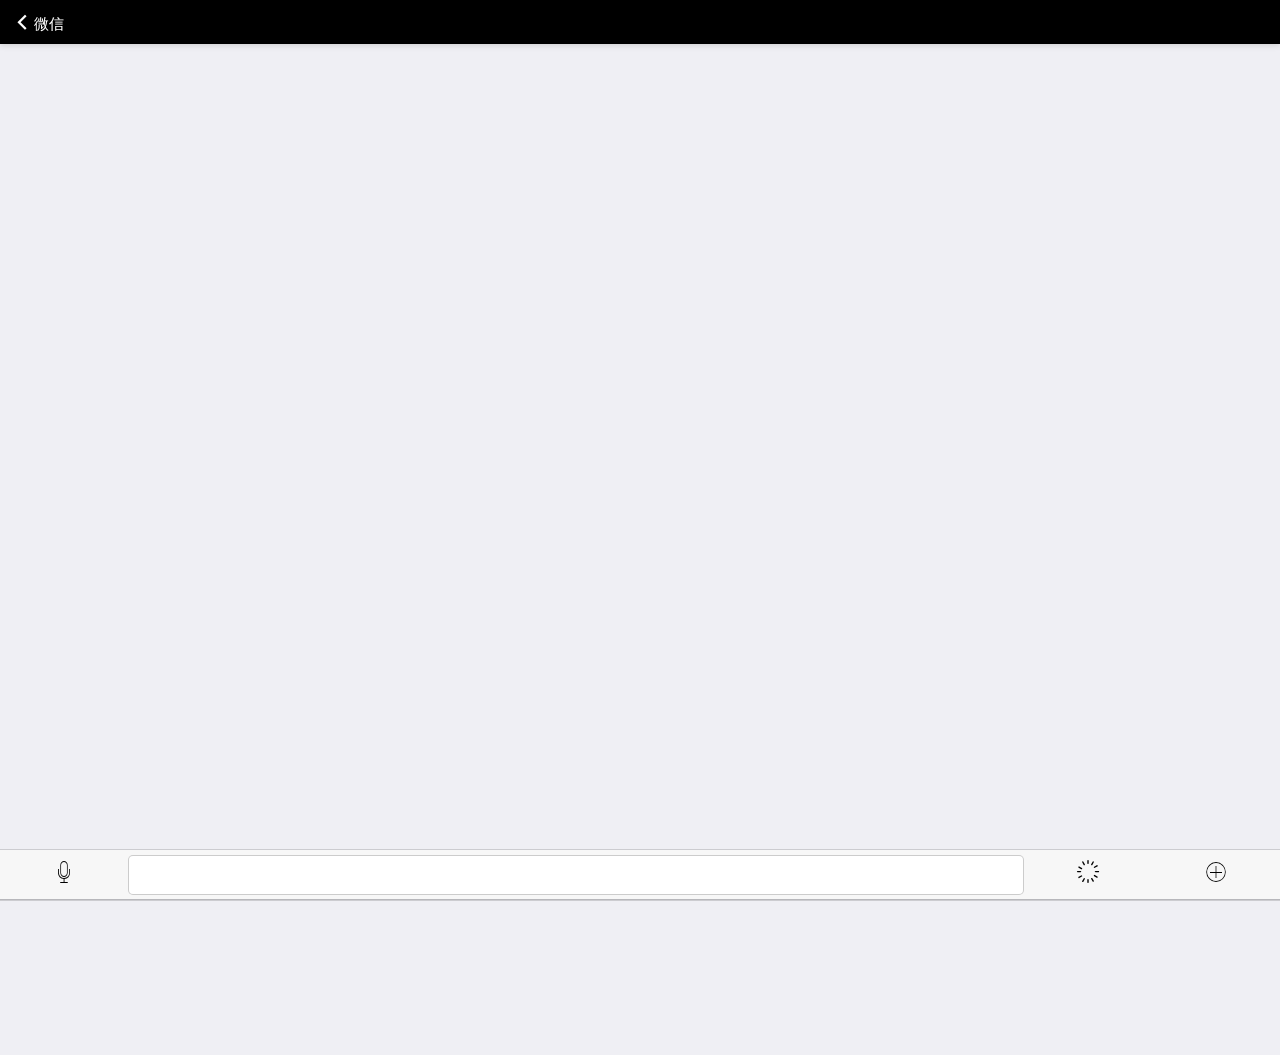
<file: subCharts.html>
<!doctype html>
<html lang="en">
<head>
    <meta charset="UTF-8" />
    <title>Document</title>
    <meta name="viewport" content="width=device-width,initial-scale=1,minimum-scale=1,maximum-scale=1,user-scalable=no" />
    <link rel="stylesheet" type="text/css" href="css/mui.css"/>
    <link rel="stylesheet" type="text/css" href="css/index.css"/>
    <style>
    	html, body {
    height: 100%;
    margin: 0px;
    padding: 0px;
    overflow: hidden;
    -webkit-touch-callout: none;
    -webkit-user-select: none;
}

.mui-content {
    height: 100%;
    overflow: auto; 
}
#bottomx span{
	text-align: center;
}
    </style>
</head>
<body>
    <script src="js/mui.js" type="text/javascript" charset="utf-8"></script>
    <header class="mui-bar mui-bar-nav myHeader" style="position: fixed;">
		    <a class="mui-action-back mui-icon mui-icon-left-nav mui-pull-left" style="color: white;"><span style="font-size: 15px;">微信</span></a>
		    <h1 class="mui-title" style="color: white;"></h1>
	</header>
	<div class="mui-content">
		<div></div>
	</div>
	<nav class="mui-bar mui-bar-tab" id="bottomx" style="text-align: center;">
		<div style="width: 100%;padding-bottom:5px;border-bottom: 1px solid #B7B7BB;">
			<span class="mui-icon mui-icon-mic" style="width: 10%;float: left;"></span>
			<textarea id="textarea" style="width: 70%;border-radius: 5px;margin: 5px 0 -11px 0;float: left;height: 40px;overflow: hidden;"></textarea>
			<span class="mui-icon mui-icon-spinner-cycle mui-spin" style="width: 10%;float: left;"></span>
			<span class="mui-icon mui-icon-plus" id='add' style="width: 10%;"></span>
		</div>
		<div class="list" style="display: none;">
			<a class="mui-tab-item" id="getPhoto">
	        	<span class="mui-icon mui-icon-image"></span>
	        	<span class="mui-tab-label">图片</span>
	    	</a>
	    	<a class="mui-tab-item" id="btn">
	        	<span class="mui-icon mui-icon-camera"></span>
	        	<span class="mui-tab-label">拍摄</span>
	    	</a>
	    	<a class="mui-tab-item" id="btn2">
	        	<span class="mui-icon mui-icon-videocam"></span>
	        	<span class="mui-tab-label">视频聊天</span>
	    	</a>
	    	<a class="mui-tab-item">
	        	<span class="mui-icon mui-icon-location"></span>
	        	<span class="mui-tab-label">位置</span>
	    	</a>
		</div>
	</nav>
	<video></video>
	<script src="js/jquery.min.js"></script>
	<script type="text/javascript">
		mui.init();
		mui.plusReady(function () {
			
			$('#add').on('tap',function(){
				$('.list').slideToggle();
			});
		var myWindow= plus.webview.currentWebview();
		document.querySelector(".mui-title").innerHTML= myWindow.title;
		plus.webview.currentWebview().setStyle({
   		    softinputMode: "adjustResize"  // 弹出软键盘时自动改变webview的高度
		});
		//获取图片
		document.getElementById("getPhoto").addEventListener("tap",function(){
		 	plus.gallery.pick(
		 	    function(e){
		 	        for(var i in e.files){
	    				$('.mui-content>div').append('<img width=100 height=100 src='+e.files[i]+'>');
    				}				
		 	    },
		 	    function(){
		 	        			
		 	    },
		 	    {
		 	        filter:"image",multiple:true
		 	    }
		 	    )
		 	})
		//拍照
		document.getElementById("btn").addEventListener('tap',function(){
	        var cmr=plus.camera.getCamera(1);
	       	cmr.captureImage(function(p){
				plus.io.resolveLocalFileSystemURL(p, function(entry){
					$('.mui-content>div').append("<img src='"+entry.toLocalURL()+"' style='width:100px;' />");
				});
			}, function(e){
				alert('失败：'+e.message);
			}, {filename:'_doc/camera/',index:1});
	    });	
	    //拍摄
	    document.getElementById("btn2").addEventListener('tap',function(){
	        var cmr=plus.camera.getCamera(1);
	       	cmr.startVideoCapture(function(p){
				plus.io.resolveLocalFileSystemURL(p, function(entry){
					$('.mui-content>div').append("<video src='"+entry.toLocalURL()+"' style='width:200px;'></video>");
				});
			}, function(e){
				alert('失败：'+e.message);
			}, {filename:'_doc/camera/',index:1});
	    });	
	});
	</script>
</body>
</html>
</file>
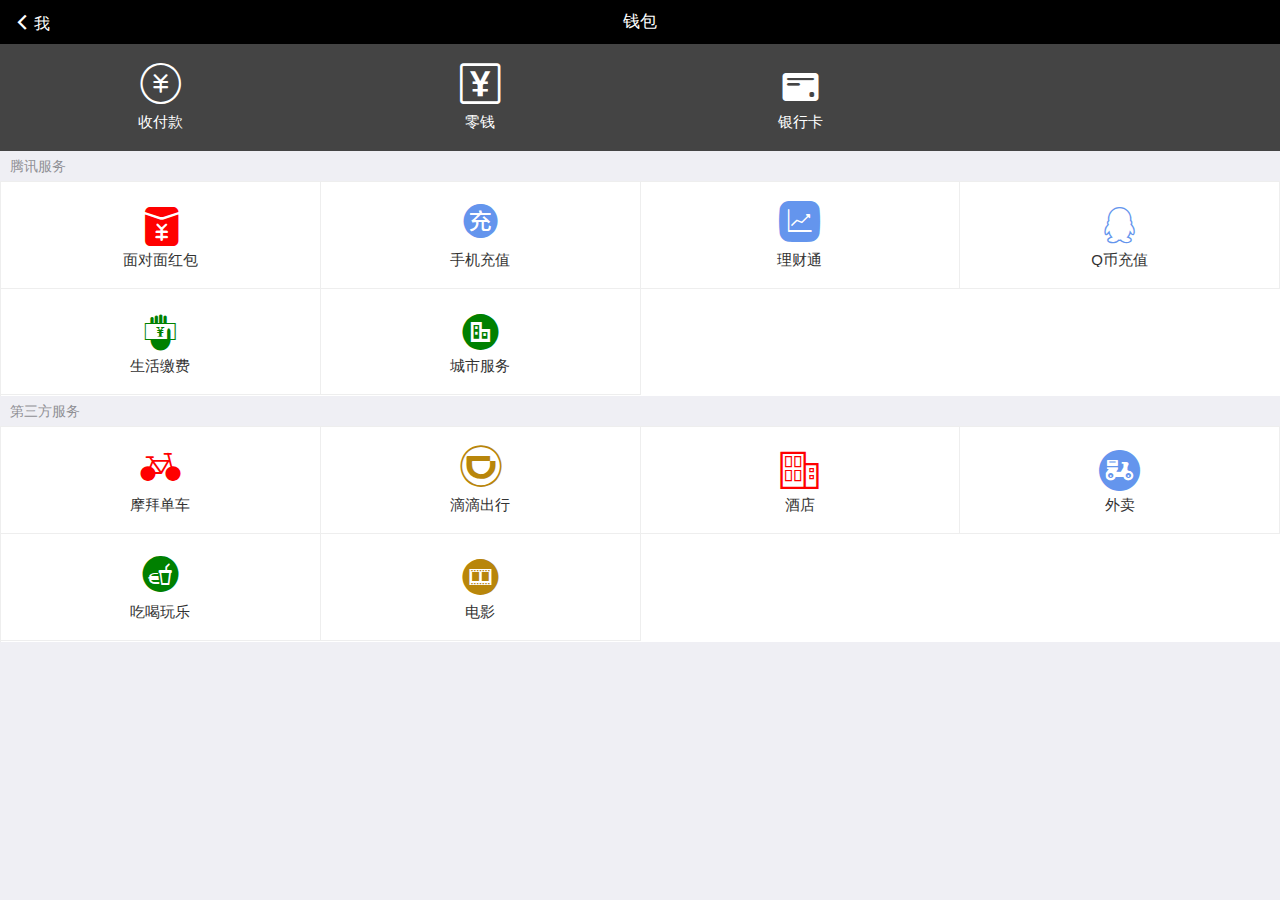
<file: wallet.html>
<!doctype html>
<html lang="en">
<head>
    <meta charset="UTF-8" />
    <title>Document</title>
    <meta name="viewport" content="width=device-width,initial-scale=1,minimum-scale=1,maximum-scale=1,user-scalable=no" />
    <link rel="stylesheet" type="text/css" href="css/mui.css"/>
    <link rel="stylesheet" type="text/css" href="css/index.css" />
    <link rel="stylesheet" type="text/css" href="css/iconfont2.css"/>
    <style>
    	#myTop{
    		background: #444444;
    		margin: 0;
    		border: none;
    	}
    	#myTop li{
    		border: none;
    	}
    	#myTop a div,#myTop a span{
    		color: white;
    	}
    	.title{
    		height: 20px;
    		line-height: 20px;
    		text-indent: 10px;
    	}
    </style>
</head>
<body>
    <header class="mui-bar mui-bar-nav myHeader" style="box-shadow: none;">
        <a class="mui-action-back mui-icon mui-icon-left-nav mui-pull-left" style="color: white;"><span style="font-size: 16px;">我</span></a>
        <h1 class="mui-title myTitle">钱包</h1>
    </header>
    <div class="mui-content">
    	<ul class="mui-table-view mui-grid-view mui-grid-9" id="myTop">
    <li class="mui-table-view-cell mui-media mui-col-xs-4 mui-col-sm-3">
        <a href="#">
            <span class="mui-icon iconfont icon-shoufukuan"></span>
            <div class="mui-media-body">收付款</div>
        </a>
    </li>
    <li class="mui-table-view-cell mui-media mui-col-xs-4 mui-col-sm-3">
        <a href="#">
            <span class="mui-icon iconfont icon-lingqian"></span>
            <div class="mui-media-body">零钱</div>
        </a>
    </li>
    <li class="mui-table-view-cell mui-media mui-col-xs-4 mui-col-sm-3">
        <a href="#">
            <span class="mui-icon iconfont icon-zhuanyinxingqia"></span>
            <div class="mui-media-body">银行卡</div>
        </a>
    </li>
        </ul>
        <h5 class="title">腾讯服务</h5>
    	<ul class="mui-table-view mui-grid-view mui-grid-9" style="background: white;">
    	<li class="mui-table-view-cell mui-media mui-col-xs-4 mui-col-sm-3">
    	    <a href="#">
    	        <span class="mui-icon iconfont icon-hongbao" style="color: red;"></span>
    	        <div class="mui-media-body">面对面红包</div>
    	    </a>
    	</li>
    	<li class="mui-table-view-cell mui-media mui-col-xs-4 mui-col-sm-3">
    	    <a href="#">
    	        <span class="mui-icon iconfont icon-chongzhi" style="color: cornflowerblue;"></span>
    	        <div class="mui-media-body">手机充值</div>
    	    </a>
    	</li>
    	<li class="mui-table-view-cell mui-media mui-col-xs-4 mui-col-sm-3">
    	    <a href="#">
    	        <span class="mui-icon iconfont icon-licai" style="color: cornflowerblue;"></span>
    	        <div class="mui-media-body">理财通</div>
    	    </a>
    	</li>
    	<li class="mui-table-view-cell mui-media mui-col-xs-4 mui-col-sm-3">
    	    <a href="#">
    	        <span class="mui-icon iconfont icon-3" style="color: cornflowerblue;"></span>
    	        <div class="mui-media-body">Q币充值</div>
    	    </a>
    	</li>
    	<li class="mui-table-view-cell mui-media mui-col-xs-4 mui-col-sm-3">
    	    <a href="#">
    	        <span class="mui-icon iconfont icon-jff" style="color: green;"></span>
    	        <div class="mui-media-body">生活缴费</div>
    	    </a>
    	</li>
    	<li class="mui-table-view-cell mui-media mui-col-xs-4 mui-col-sm-3">
    	    <a href="#">
    	        <span class="mui-icon iconfont icon-chengshi" style="color: green;"></span>
    	        <div class="mui-media-body">城市服务</div>
    	    </a>
    	</li>
    	    </ul>
    	<h5 class="title">第三方服务</h5>
    	<ul class="mui-table-view mui-grid-view mui-grid-9" style="background: white;">
    	<li class="mui-table-view-cell mui-media mui-col-xs-4 mui-col-sm-3">
    	    <a href="#">
    	        <span class="mui-icon iconfont icon-danche" style="color: red;"></span>
    	        <div class="mui-media-body">摩拜单车</div>
    	    </a>
    	</li>
    	<li class="mui-table-view-cell mui-media mui-col-xs-4 mui-col-sm-3">
    	    <a href="#">
    	        <span class="mui-icon iconfont icon-didi" style="color: darkgoldenrod;"></span>
    	        <div class="mui-media-body">滴滴出行</div>
    	    </a>
    	</li>
    	<li class="mui-table-view-cell mui-media mui-col-xs-4 mui-col-sm-3">
    	    <a href="#">
    	        <span class="mui-icon iconfont icon-jiudian" style="color: red;"></span>
    	        <div class="mui-media-body">酒店</div>
    	    </a>
    	</li>
    	<li class="mui-table-view-cell mui-media mui-col-xs-4 mui-col-sm-3">
    	    <a href="#">
    	        <span class="mui-icon iconfont icon-waimai" style="color: cornflowerblue;"></span>
    	        <div class="mui-media-body">外卖</div>
    	    </a>
    	</li>
    	<li class="mui-table-view-cell mui-media mui-col-xs-4 mui-col-sm-3">
    	    <a href="#">
    	        <span class="mui-icon iconfont icon-chihewanle" style="color: green;"></span>
    	        <div class="mui-media-body">吃喝玩乐</div>
    	    </a>
    	</li>
    	<li class="mui-table-view-cell mui-media mui-col-xs-4 mui-col-sm-3">
    	    <a href="#">
    	        <span class="mui-icon iconfont icon-dianying" style="color: darkgoldenrod;"></span>
    	        <div class="mui-media-body">电影</div>
    	    </a>
    	</li>
    	    </ul>
    </div>
    <script src="js/mui.js" type="text/javascript" charset="utf-8"></script>
    <script type="text/javascript">
    mui.init()
    </script>
</body>
</html>
</file>
<file: css/index.css>
.myHeader{
	background: black;
}
.myTitle{
	color: white;
}
.myHeader i{
	color: white;
	float: right;
	font-weight: bold;
}
.mui-bar-tab .mui-tab-item.mui-active {
color: green;
}
</file>
<file: css/iconfont2.css>
@font-face {font-family: "iconfont";
  src:
  url('../fonts/iconfont2.ttf?t=1491919789184') format('truetype'); /* chrome, firefox, opera, Safari, Android, iOS 4.2+*/
}

.iconfont {
  font-family:"iconfont" !important;
  font-size:16px;
  font-style:normal;
  -webkit-font-smoothing: antialiased;
  -moz-osx-font-smoothing: grayscale;
}

.icon-chongzhi:before { content: "\343b"; }

.icon-jiudian:before { content: "\e611"; }

.icon-zhuanyinxingqia:before { content: "\e652"; }

.icon-hongbao:before { content: "\e6bd"; }

.icon-3:before { content: "\e617"; }

.icon-jff:before { content: "\e601"; }

.icon-chengshi:before { content: "\e629"; }

.icon-dianying:before { content: "\e62b"; }

.icon-waimai:before { content: "\e673"; }

.icon-licai:before { content: "\e655"; }

.icon-lingqian:before { content: "\e61d"; }

.icon-chihewanle:before { content: "\e6c7"; }

.icon-shoufukuan:before { content: "\e613"; }

.icon-didi:before { content: "\e64e"; }

.icon-danche:before { content: "\e683"; }
</file>
